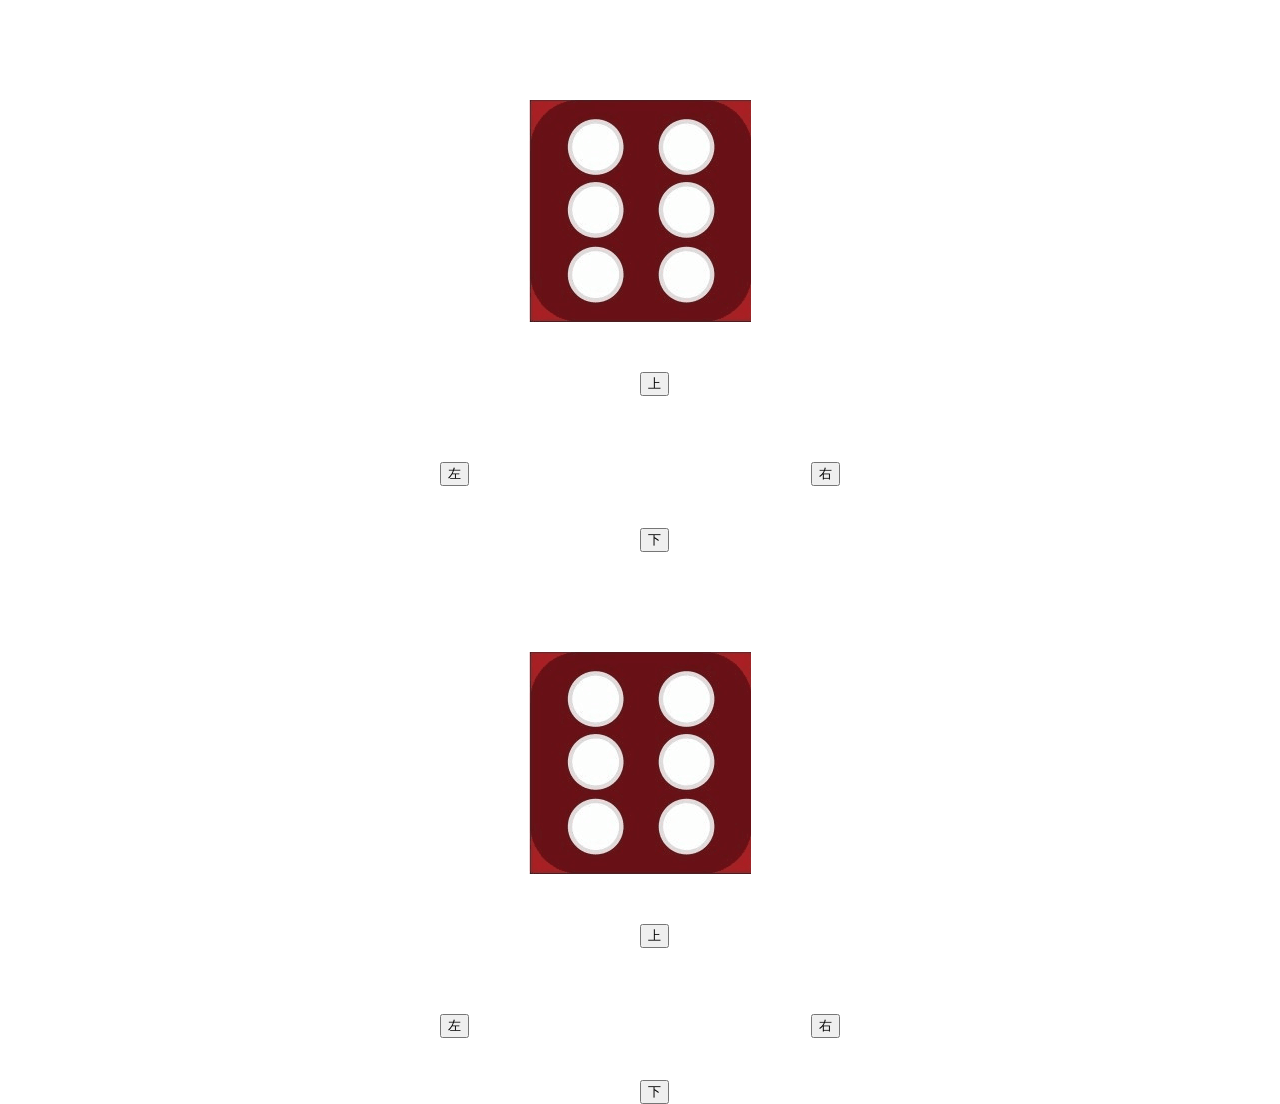
<file: index.html>
<!DOCTYPE html>
<html>
<head lang="en">
    <meta charset="UTF-8">
    <meta name="viewport"
          content="width=device-width, user-scalable=no, initial-scale=1.0, maximum-scale=1.0, minimum-scale=1.0"/>
    <link rel="stylesheet" href="css/style.css"/>
    <title></title>
</head>
<body>
<ul class="TZ" id="a">
    <li></li>
    <li></li>
    <li></li>
    <li></li>
    <li></li>
    <li></li>
</ul>

<div class="input" id="aa">
    <input type="button" value="上" />
    <input type="button" value="下" />
    <input type="button" value="左" />
    <input type="button" value="右" />
</div>


<ul class="TZ" id="b">
    <li></li>
    <li></li>
    <li></li>
    <li></li>
    <li></li>
    <li></li>
</ul>

<div class="input" id="bb">
    <input type="button" value="上" />
    <input type="button" value="下" />
    <input type="button" value="左" />
    <input type="button" value="右" />
</div>
<script src="js/js.js"></script>
</body>
</html>
</file>
<file: css/style.css>
body,
ul,
li {
  margin: 0;
  padding: 0;
}
li {
  list-style: none;
}
.TZ {
  transition: all 3s linear;
  -webkit-transition: all 3s linear;
  -moz-transition: all 3s linear;
  -o-transition: all 3s linear;
  -ms-transition: all 3s linear;
  /*.transform("rotateX(0deg) rotateY(0deg) rotateZ(0deg)");*/
  transform-style: preserve-3d;
  -webkit-transform-style: preserve-3d;
  /*�Ӵ����Լ���3d͸��Ч��*/
  position: relative;
  width: 222px;
  height: 222px;
  margin: 100px auto 0;
}
.TZ li {
  position: absolute;
  left: 0;
  top: 0;
  width: 222px;
  height: 222px;
  background: url(../images/1.png) no-repeat;
}
.TZ li:nth-child(1) {
  /*6*/
  background-position: -18px -229px;
  transform: translateZ(111px);
  -webkit-transform: translateZ(111px);
  -moz-transform: translateZ(111px);
  -o-transform: translateZ(111px);
  -ms-transform: translateZ(111px);
}
.TZ li:nth-child(2) {
  /*5*/
  background-position: -685px -229px;
  transform: rotateY(90deg) translateZ(111px);
  -webkit-transform: rotateY(90deg) translateZ(111px);
  -moz-transform: rotateY(90deg) translateZ(111px);
  -o-transform: rotateY(90deg) translateZ(111px);
  -ms-transform: rotateY(90deg) translateZ(111px);
}
.TZ li:nth-child(3) {
  /*4*/
  background-position: -240px -7px;
  transform: rotateX(90deg) translateZ(111px);
  -webkit-transform: rotateX(90deg) translateZ(111px);
  -moz-transform: rotateX(90deg) translateZ(111px);
  -o-transform: rotateX(90deg) translateZ(111px);
  -ms-transform: rotateX(90deg) translateZ(111px);
}
.TZ li:nth-child(4) {
  /*3*/
  background-position: -240px -451px;
  transform: rotateX(90deg) translateZ(-111px);
  -webkit-transform: rotateX(90deg) translateZ(-111px);
  -moz-transform: rotateX(90deg) translateZ(-111px);
  -o-transform: rotateX(90deg) translateZ(-111px);
  -ms-transform: rotateX(90deg) translateZ(-111px);
}
.TZ li:nth-child(5) {
  /*2*/
  background-position: -240px -229px;
  transform: rotateY(90deg) translateZ(-111px);
  -webkit-transform: rotateY(90deg) translateZ(-111px);
  -moz-transform: rotateY(90deg) translateZ(-111px);
  -o-transform: rotateY(90deg) translateZ(-111px);
  -ms-transform: rotateY(90deg) translateZ(-111px);
}
.TZ li:nth-child(6) {
  /*1*/
  background-position: -463px -229px;
  transform: translateZ(-111px);
  -webkit-transform: translateZ(-111px);
  -moz-transform: translateZ(-111px);
  -o-transform: translateZ(-111px);
  -ms-transform: translateZ(-111px);
}
.input {
  width: 400px;
  height: 180px;
  position: relative;
  margin: 50px auto 0;
}
.input input {
  position: absolute;
}
.input input:nth-child(1) {
  top: 0;
  left: 50%;
}
.input input:nth-child(2) {
  bottom: 0;
  left: 50%;
}
.input input:nth-child(3) {
  top: 50%;
  left: 0;
}
.input input:nth-child(4) {
  top: 50%;
  right: 0;
}
</file>
